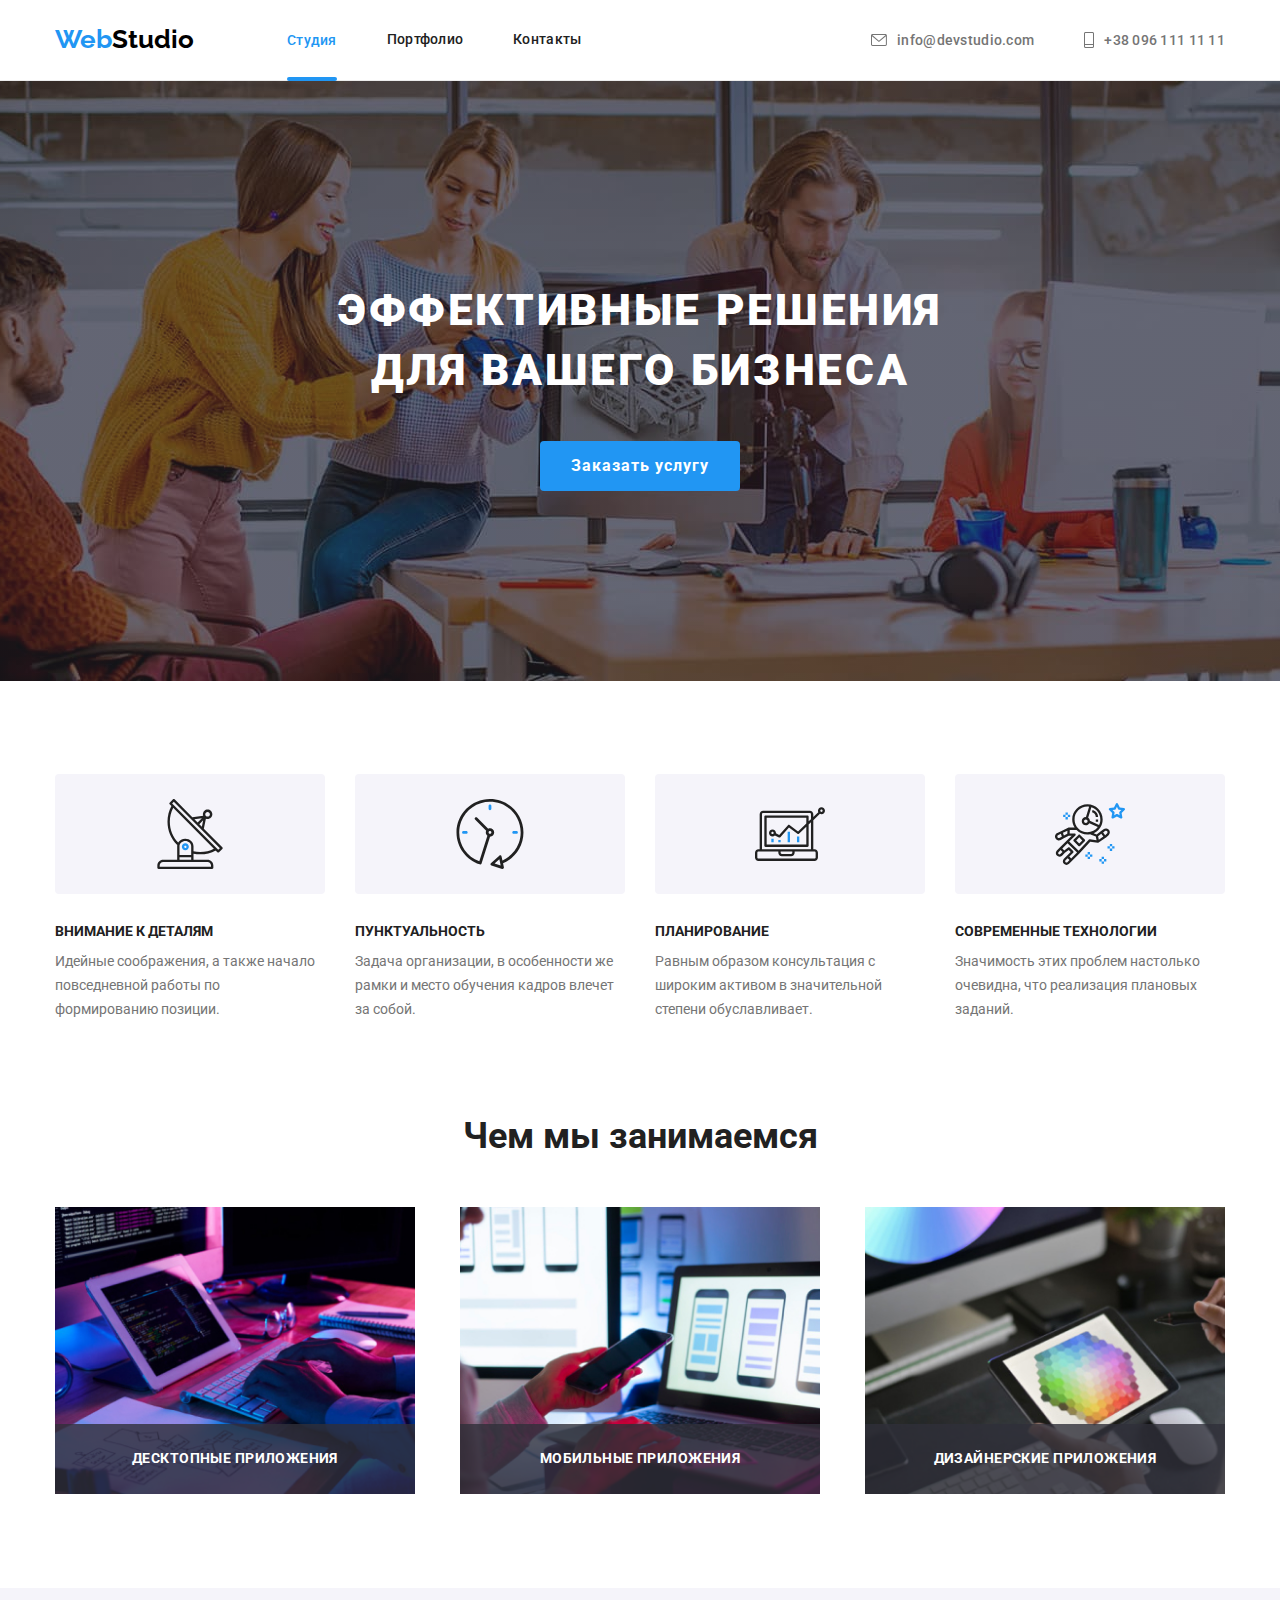
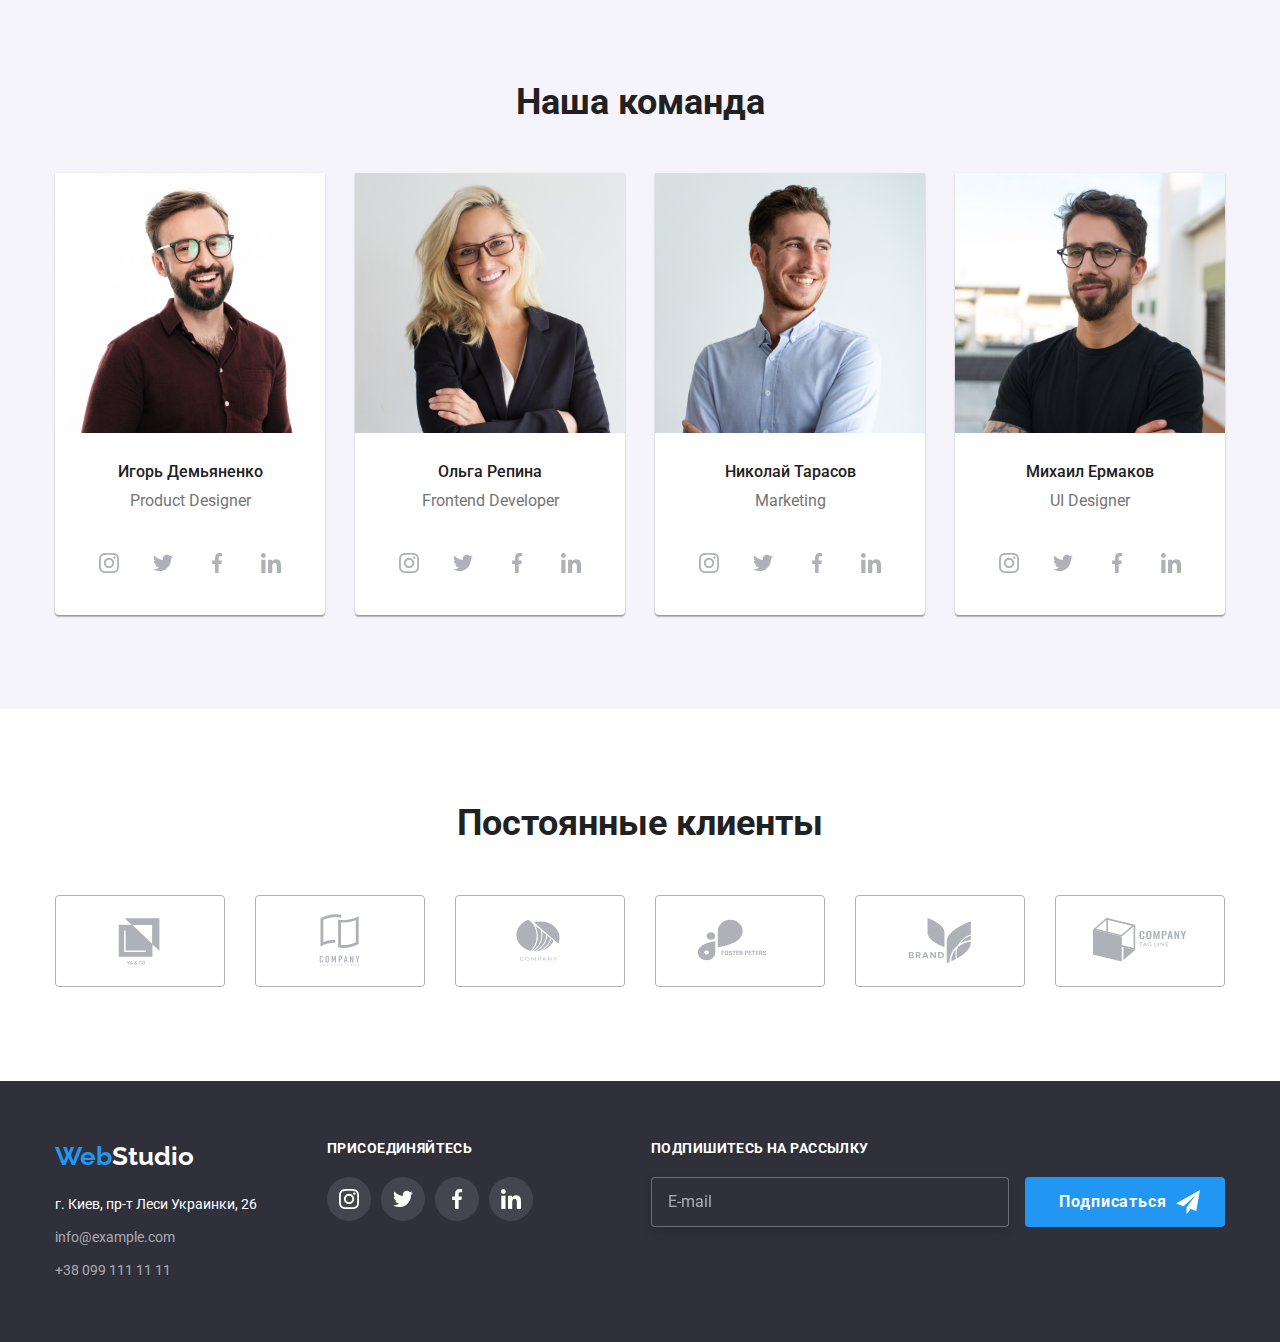
<file: index.html>
<!DOCTYPE html>
<html lang="ru">
<head>
    <meta charset="UTF-8">
    <meta http-equiv="X-UA-Compatible" content="IE=edge">
    <meta name="viewport" content="width=device-width, initial-scale=1.0">
    <link rel="preconnect" href="https://fonts.googleapis.com">
    <link rel="preconnect" href="https://fonts.gstatic.com" crossorigin>
    <link href="https://fonts.googleapis.com/css2?family=Raleway:wght@700&family=Roboto:wght@400;500;700;900&display=swap" rel="stylesheet">
    <link rel="stylesheet" href="https://cdnjs.cloudflare.com/ajax/libs/modern-normalize/0.6.0/modern-normalize.min.css">
    <link rel="stylesheet" href="./css/style.css">
    <title>goit-markup-hw-01</title>
</head>
<body>
    <header class="header">
        <div class="container header-container">
            <a class="logo link" href="index.html"><span class="logo-left">Web</span>Studio </a>
            <nav class="nav">
                <ul class="nav-list list">
                    <li class="menu-item">
                        <a class="active link" href="./index.html">Студия</a>
                    </li>
                    <li class="menu-item">
                        <a class="nav-link link" href="./portfolio.html">Портфолио</a>
                    </li>
                    <li class="menu-item">
                        <a class="nav-link link" href="#">Контакты</a>
                    </li>
                </ul>
            </nav>
            <ul class="contacts-list contact">
                <li class="contact-tyten">
                    <a class="contact-link link" href="mailto:info@devstudio.com">
                        <svg class="mailphon-icon" width="16" height="12">
                            <use href="./images/svg/sprite.svg#icon-envelope"></use>
                        </svg> 
                        <span> info@devstudio.com</span>
                    </a>
                </li>
                <li>
                    <a class="contact-link phon link" href="tel:+380961111111">
                        <svg class="mailphon-icon" width="10" height="16">
                            <use href="./images/svg/sprite.svg#icon-Vector"></use>
                        </svg>
                        <span> +38 096 111 11 11</span>
                    </a>
                </li>
            </ul>
        </div>
    </header>
    <main>
        <section class="section-main">
                <h1 class="main-title">Эффективные решения <br /> для вашего бизнеса</h1>
                <button  type="button" class="primary-button" data-modal-open>Заказать услугу</button>
        </section>
        <section class="section-container">
            <div class="container">
                <h2 class="visually-hidden">Описание секции</h2>
                <ul class="icon-section-list list">
                    <li class="icon-sectionlist-item">
                        <a href="" class="icon-section-list-link link">
                            <svg class="icon-section-list-icon">
                                <use href="./images/svg/sprite.svg#icon-antenna"></use>
                            </svg>
                        </a>
                    </li>
                    <li class="icon-section-list-item">
                        <a href="" class="icon-section-list-link link">
                            <svg class="icon-section-list-icon">
                                <use href="./images/svg/sprite.svg#icon-clock"></use>
                            </svg>
                        </a>
                    </li>
                    <li class="icon-section-list-item">
                        <a href="" class="icon-section-list-link link">
                            <svg class="icon-section-list-icon">
                                <use href="./images/svg/sprite.svg#icon-diagram"></use>
                            </svg>
                        </a>
                    </li>
                    <li class="icon-section-list-item">
                        <a href="" class="icon-section-list-link link">
                            <svg class="icon-section-list-icon">
                                <use href="./images/svg/sprite.svg#icon-astronaut"></use>
                            </svg>
                        </a>
                    </li>
                </ul>
                <ul class="quality-section list">
                    <li class="quality"> 
                        <h3 class="quality-title">Внимание к деталям</h3> 
                        <p class="quality-content">Идейные соображения, а также начало повседневной работы по формированию позиции.</p> 
                    </li>
                    <li class="quality">
                        <h3 class="quality-title">Пунктуальность</h3> 
                        <p class="quality-content">Задача организации, в особенности же рамки и место обучения кадров влечет за собой.</p> 
                    </li>
                    <li class="quality">
                        <h3 class="quality-title">Планирование</h3>
                        <p class="quality-content">Равным образом консультация с широким активом в значительной степени обуславливает.</p>
                    </li>
                    <li class="quality">
                        <h3 class="quality-title">Современные технологии</h3>
                        <p class="quality-content">Значимость этих проблем настолько очевидна, что реализация плановых заданий.</p>
                    </li>
                </ul>
            </div>
        </section>
        <section class="section-container-class">
            <div class="container section">
                <h2 class="title-secondary">Чем мы занимаемся</h2>
                <ul class="work-list list">
                    <li class="work-list-item">
                      <div class="work-list-img">
                        <img src="./images/img1.jpg" alt="foto 1" width="370">
                        <p class="work-overlay">Десктопные приложения</p>
                      </div>  
                    </li>
                    <li class="work-list-item">
                      <div class="work-list-img">
                        <img src="./images/img2.jpg" alt="foto 2" width="370">
                        <p class="work-overlay">Мобильные приложения</p>
                      </div>  
                    </li>
                    <li class="work-list-item">
                      <div class="work-list-img">
                        <img src="./images/img3.jpg" alt="foto 3" width="370">
                        <p class="work-overlay">Дизайнерские приложения</p>
                      </div>
                    </li>
                </ul>
            </div>
        </section>
        <section class="section-user section">
            <div class="container">
                <h2 class="title-secondary">Наша команда</h2>
                <ul class="list our-team">
                    <li class="list-our-team">
                        <img src="./images/ИгорьДемьяненко.jpg" alt="Игорь Демьяненко" width="270">
                        <p class="team-user-name">Игорь Демьяненко</p>
                        <p class="team-user-position">Product Designer</p> 
                        <ul class="social-list list">
                            <li class="social-list-item">
                              <a href="" class="social-list-link link">
                                <svg class="social-list-icon">
                                  <use href="./images/svg/sprite.svg#icon-instagram"></use>
                                </svg>
                              </a>
                            </li>
                            <li class="social-list-item">
                              <a href="" class="social-list-link link">
                                <svg class="social-list-icon">
                                  <use href="./images/svg/sprite.svg#icon-twitter"></use>
                                </svg>
                              </a>
                            </li>
                            <li class="social-list-item">
                              <a href="" class="social-list-link link">
                                <svg class="social-list-icon">
                                  <use href="./images/svg/sprite.svg#icon-facebook"></use>
                                </svg>
                              </a>
                            </li>
                            <li class="social-list-item">
                              <a href="" class="social-list-link link">
                                <svg class="social-list-icon">
                                  <use href="./images/svg/sprite.svg#icon-linkedin"></use>
                                </svg>
                              </a>
                            </li>
                          </ul> 
                    </li>
                    <li class="list-our-team">
                        <img src="./images/ОльгаРепина.jpg" alt="Ольга Репина"  width="270">
                        <p class="team-user-name">Ольга Репина</p>
                        <p class="team-user-position">Frontend Developer</p>
                        <ul class="social-list list">
                            <li class="social-list-item">
                              <a href="" class="social-list-link link">
                                <svg class="social-list-icon">
                                  <use href="./images/svg/sprite.svg#icon-instagram"></use>
                                </svg>
                              </a>
                            </li>
                            <li class="social-list-item">
                              <a href="" class="social-list-link link">
                                <svg class="social-list-icon">
                                  <use href="./images/svg/sprite.svg#icon-twitter"></use>
                                </svg>
                              </a>
                            </li>
                            <li class="social-list-item">
                              <a href="" class="social-list-link link">
                                <svg class="social-list-icon">
                                  <use href="./images/svg/sprite.svg#icon-facebook"></use>
                                </svg>
                              </a>
                            </li>
                            <li class="social-list-item">
                              <a href="" class="social-list-link link">
                                <svg class="social-list-icon">
                                  <use href="./images/svg/sprite.svg#icon-linkedin"></use>
                                </svg>
                              </a>
                            </li>
                          </ul> 
                    </li>
                    <li class="list-our-team">
                        <img src="./images/НиколайТарасов.jpg" alt="Николай Тарасов" width="270">
                        <p class="team-user-name">Николай Тарасов</p>
                        <p class="team-user-position">Marketing</p>
                        <ul class="social-list list">
                            <li class="social-list-item">
                              <a href="" class="social-list-link link">
                                <svg class="social-list-icon">
                                  <use href="./images/svg/sprite.svg#icon-instagram"></use>
                                </svg>
                              </a>
                            </li>
                            <li class="social-list-item">
                              <a href="" class="social-list-link link">
                                <svg class="social-list-icon">
                                  <use href="./images/svg/sprite.svg#icon-twitter"></use>
                                </svg>
                              </a>
                            </li>
                            <li class="social-list-item">
                              <a href="" class="social-list-link link">
                                <svg class="social-list-icon">
                                  <use href="./images/svg/sprite.svg#icon-facebook"></use>
                                </svg>
                              </a>
                            </li>
                            <li class="social-list-item">
                              <a href="" class="social-list-link link">
                                <svg class="social-list-icon">
                                  <use href="./images/svg/sprite.svg#icon-linkedin"></use>
                                </svg>
                              </a>
                            </li>
                          </ul>
                    </li>
                    <li class="list-our-team">
                        <img src="./images/МихаилЕрмаков.jpg" alt="Михаил Ермаков" width="270">
                        <p class="team-user-name">Михаил Ермаков</p>
                        <p class="team-user-position">UI Designer</p>
                        <ul class="social-list list">
                            <li class="social-list-item">
                              <a href="" class="social-list-link link">
                                <svg class="social-list-icon">
                                  <use href="./images/svg/sprite.svg#icon-instagram"></use>
                                </svg>
                              </a>
                            </li>
                            <li class="social-list-item">
                              <a href="" class="social-list-link link">
                                <svg class="social-list-icon">
                                  <use href="./images/svg/sprite.svg#icon-twitter"></use>
                                </svg>
                              </a>
                            </li>
                            <li class="social-list-item">
                              <a href="" class="social-list-link link">
                                <svg class="social-list-icon">
                                  <use href="./images/svg/sprite.svg#icon-facebook"></use>
                                </svg>
                              </a>
                            </li>
                            <li class="social-list-item">
                              <a href="" class="social-list-link link">
                                <svg class="social-list-icon">
                                  <use href="./images/svg/sprite.svg#icon-linkedin"></use>
                                </svg>
                              </a>
                            </li>
                          </ul>
                    </li>
                </ul>
            </div>
        </section>
        <section class="clients-section">
            <div class="clients-section-secondary">
              <h2 class="clients-title">Постоянные клиенты</h2>
              <ul class="clients-list list">
                <li class="clients-list-item">
                    <a href="" class="clients-list-link link">
                        <svg class="clients-list-icon">
                            <use href="./images/svg/sprite.svg#icon-group-1"></use>
                        </svg>
                  </a>
                </li>
                <li class="clients-list-item">
                    <a href="" class="clients-list-link link">
                        <svg class="clients-list-icon">
                            <use href="./images/svg/sprite.svg#icon-group-2"></use>
                        </svg>
                  </a>
                </li>
                <li class="clients-list-item">
                    <a href="" class="clients-list-link link">
                        <svg class="clients-list-icon">
                            <use href="./images/svg/sprite.svg#icon-group-3"></use>
                        </svg>
                    </a>
                </li>
                <li class="clients-list-item">
                    <a href="" class="clients-list-link link">
                        <svg class="clients-list-icon">
                            <use href="./images/svg/sprite.svg#icon-group-4"></use>
                        </svg>
                    </a>
                </li>
                <li class="clients-list-item">
                    <a href="" class="clients-list-link link">
                        <svg class="clients-list-icon">
                            <use href="./images/svg/sprite.svg#icon-group-5"></use>
                        </svg>
                    </a>
                </li>
                <li class="clients-list-item">
                    <a href="" class="clients-list-link link">
                        <svg class="clients-list-icon">
                            <use href="./images/svg/sprite.svg#icon-group-6"></use>
                        </svg>
                    </a>
                </li>
              </ul>
            </div>
          </section>
    </main>
    <footer class="footer">
        <div class="container footer-container">
            <div class="footer-address-container">
                <a class="footer-logo bottom link" href="#"><span class="logo-left">Web</span>Studio </a>
                <address class="address">
                    <ul class="bottom-address">
                        <li class="address-item">
                            <a class="title-address link info-link" href="#"> г. Киев, пр-т Леси Украинки, 26</a>
                        </li>
                        <li class="address-item">
                            <a class="bottom-link link info-link" href="mailto:info@example.com">info@example.com</a>
                        </li>
                        <li class="address-item">
                            <a class="bottom-link link info-link" href="tel:+380991111111">+38 099 111 11 11</a>
                        </li>
                    </ul>
                </address>
            </div>
            <div class="footer-social">
                <h2 class="footer-social-title">Присоединяйтесь</h2>
                <ul class="footer-social-list list">
                <li class="footer-social-list-item">
                    <a href="" class="footer-social-list-link link">
                    <svg class="footer-social-list-icon">
                        <use href="./images/svg/sprite.svg#icon-instagram"></use>
                    </svg>
                    </a>
                </li>
                <li class="footer-social-list-item">
                    <a href="" class="footer-social-list-link link">
                    <svg class="footer-social-list-icon">
                        <use href="./images/svg/sprite.svg#icon-twitter"></use>
                    </svg>
                    </a>
                </li>
                <li class="footer-social-list-item">
                    <a href="" class="footer-social-list-link link">
                    <svg class="footer-social-list-icon">
                        <use href="./images/svg/sprite.svg#icon-facebook"></use>
                    </svg>
                    </a>
                </li>
                <li class="footer-social-list-item">
                    <a href="" class="footer-social-list-link link">
                    <svg class="footer-social-list-icon">
                        <use href="./images/svg/sprite.svg#icon-linkedin"></use>
                    </svg>
                    </a>
                </li>
                </ul>
            </div>
            <div class="e-mail-input">
              <h2 class="footer-social-title">Подпишитесь на рассылку</h2>
              <form class="footer-form">
                <input
                    type="email"
                    name="user-mail"
                    class="footer-form-message"
                    placeholder="E-mail"
                    required />
                <button type="submit" class="primary-button footer-b">Подписаться
                  <svg class="icon-send" width="24" height="24">
                    <use href="./images/svg/sprite.svg#icon-icon-send"></use>
                  </svg>
                </button>
              </form>
            </div>
        <div>
    </footer>
    <div class="backdrop is-hidden" data-modal>
      <div class="modal">
        <button type="button" class="modal-close-btn" data-modal-close>
          <svg class="modal-w-close">
            <use href="./images/svg/sprite.svg#icon-close"></use>
          </svg>
        </button>
        <p class="modal-form-head">Оставьте свои данные, мы вам перезвоним</p>
        <form class="modal-form">
          <label class="modal-form-field">
            <p class="modal-items">Имя</p>
            <div class="from-group-absolute">
              <input type="text" name="user-name" class="modal-form-input" minlength="2" />
              <svg class="modal-form-icon">
                <use href="./images/svg/sprite.svg#icon-person-black"></use>
              </svg>
            </div>
          </label>
          <label class="modal-form-field">
            <p class="modal-items">Телефон</p>
            <div class="from-group-absolute">
              <input
                type="tel"
                name="user-phone"
                class="modal-form-input"
                required
                pattern="[0-9]{3}-[0-9]{3}-[0-9]{2}-[0-9]{2}"
                title="097-777-77-77"
              />
              <svg class="modal-form-icon">
                <use href="./images/svg/sprite.svg#icon-phone-black"></use>
              </svg>
            </div>
          </label>
          <label class="modal-form-field">
            <p class="modal-items">Почта</p>
            <div class="from-group-absolute">
              <input type="email" name="user-mail" class="modal-form-input" required />
              <svg class="modal-form-icon">
                <use href="./images/svg/sprite.svg#icon-email-black"></use>
              </svg>
            </div>
          </label>
          <label class="modal-form-field-textarea">
            <p class="modal-items">Комментарий</p>
            <textarea name="user-message" class="modal-form-message" placeholder="Введите текст"></textarea>
          </label>
          <label for="checkbox-policy" class="modal-form-checkbox-policy">
            <input class="modal-form-checkbox" 
            type="checkbox"
            name="contract"  
            id="checkbox-policy"/>
            <span class="icon-chek"></span>
            Соглашаюсь с рассылкой и принимаю
            <a class="modal-form-policy-link" href="">Условия договора</a>
          </label>
          <button type="submit" class="primary-button modal-b">Отправить</button>
        </form>        
      </div>
    </div>
    <script>
      const refs = {
        openModalBtn: document.querySelector('[data-modal-open]'),
        closeModalBtn: document.querySelector('[data-modal-close]'),
        modal: document.querySelector('[data-modal]'),
      };
    
      refs.openModalBtn.addEventListener('click', toggleModal);
      refs.closeModalBtn.addEventListener('click', toggleModal);
    
      function toggleModal() {
        refs.modal.classList.toggle('is-hidden');
      }
    </script>
</body>
</html>
</file>
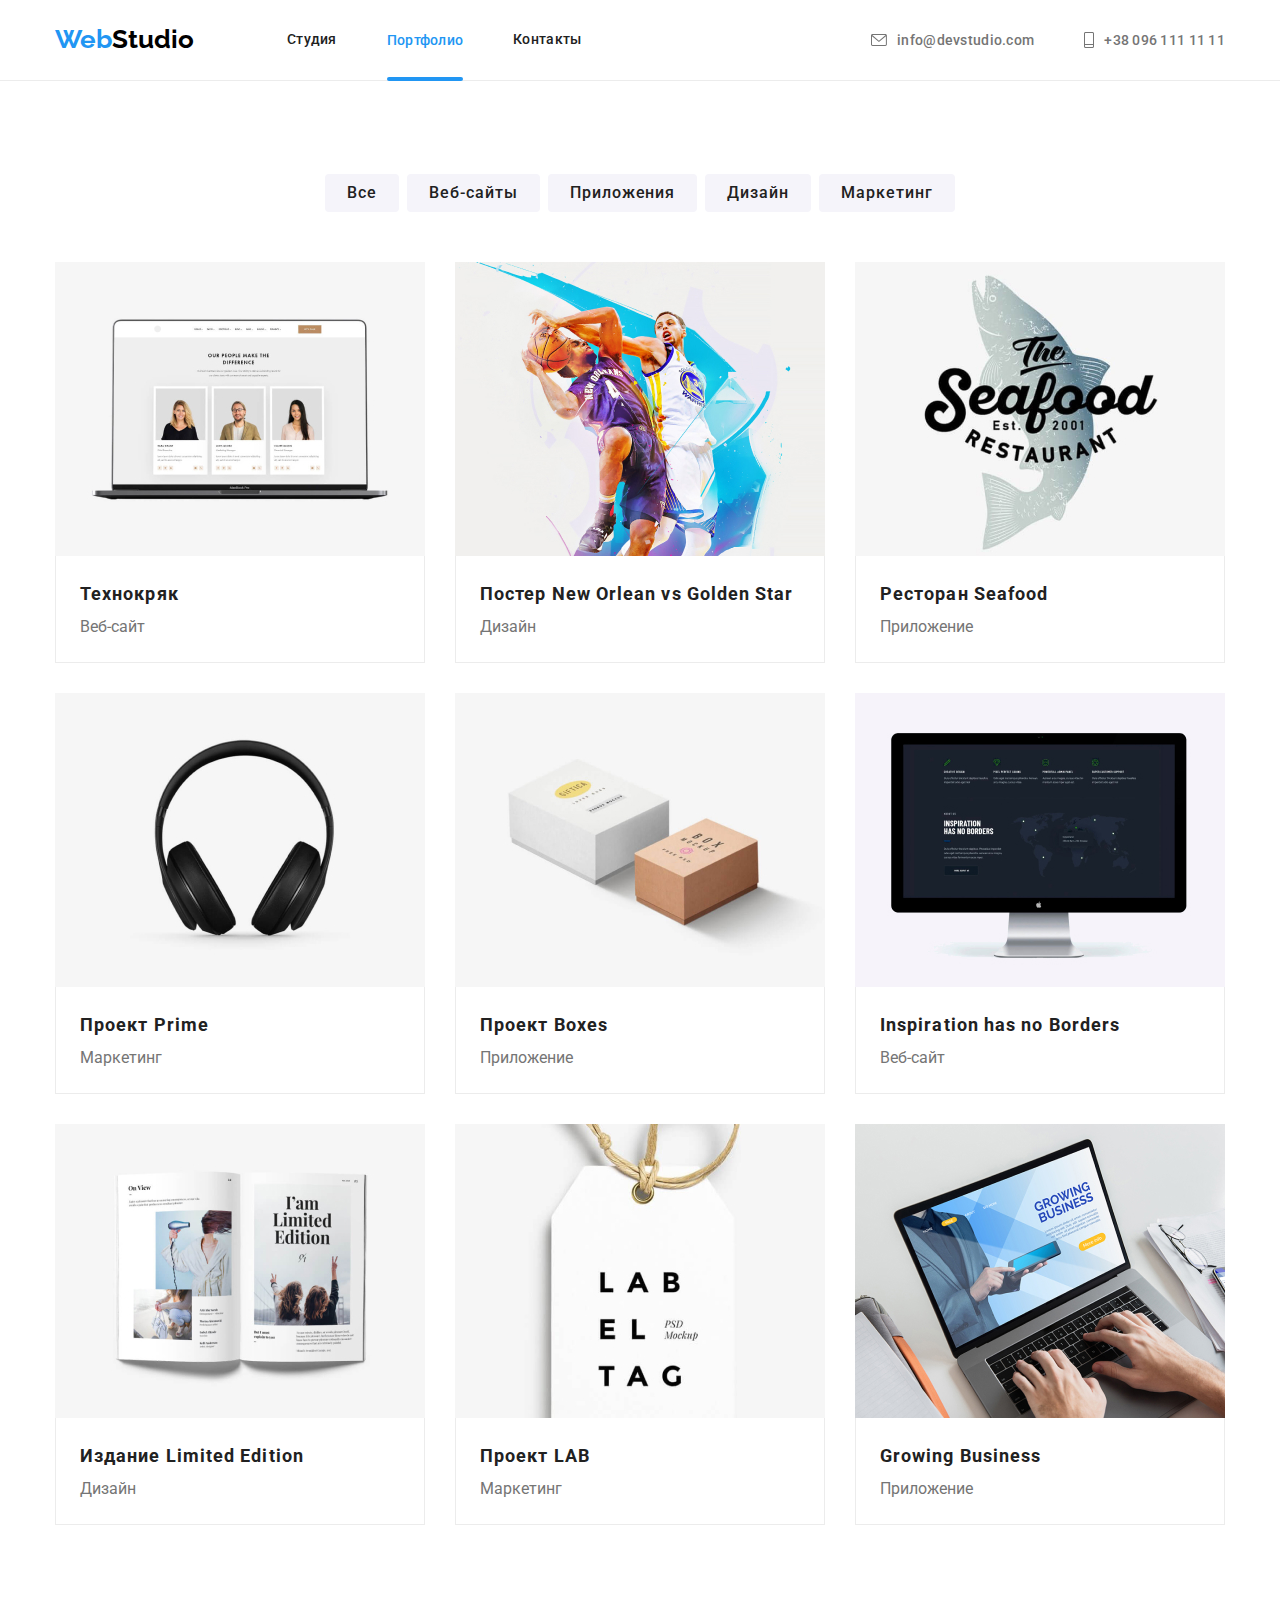
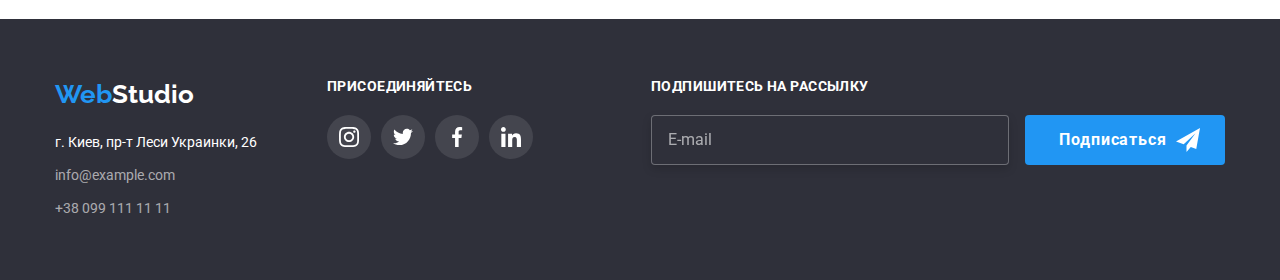
<file: portfolio.html>
<!DOCTYPE html>
<html lang="en">
<head>
    <meta charset="UTF-8">
    <meta http-equiv="X-UA-Compatible" content="IE=edge">
    <meta name="viewport" content="width=device-width, initial-scale=1.0">
    <link rel="preconnect" href="https://fonts.googleapis.com">
    <link rel="preconnect" href="https://fonts.gstatic.com" crossorigin>
    <link href="https://fonts.googleapis.com/css2?family=Raleway:wght@700&family=Roboto:wght@400;500;700;900&display=swap" rel="stylesheet">
    <link rel="stylesheet" href="https://cdnjs.cloudflare.com/ajax/libs/modern-normalize/0.6.0/modern-normalize.min.css">
    <link rel="stylesheet" href="./css/style.css">
    <title>Portfolio</title>
</head>
<body>
    <header class="header">
        <div class="container header-container">
            <a class="logo link" href="index.html"><span class="logo-left">Web</span>Studio </a>
            <nav class="nav">
                <ul class="nav-list list">
                    <li class="menu-item">
                        <a class="nav-link link" href="./index.html">Студия</a>
                    </li>
                    <li class="menu-item">
                        <a class="active link" href="./portfolio.html">Портфолио</a>
                    </li>
                    <li class="menu-item">
                        <a class="nav-link link" href="#">Контакты</a>
                    </li>
                </ul>
            </nav>
            <ul class="contacts-list contact">
                <li class="contact-tyten">
                    <a class="contact-link link" href="mailto:info@devstudio.com">
                        <svg class="mailphon-icon" width="16" height="12">
                            <use href="./images/svg/sprite.svg#icon-envelope"></use>
                        </svg> 
                        <span> info@devstudio.com</span>
                    </a>
                </li>
                <li>
                    <a class="contact-link phon link" href="tel:+380961111111">
                        <svg class="mailphon-icon" width="10" height="16">
                            <use href="./images/svg/sprite.svg#icon-Vector"></use>
                        </svg>
                        <span> +38 096 111 11 11</span>
                    </a>
                </li>
            </ul>
        </div>
    </header>
    <main>
        <section class="section-buttons section">
            <div class="container list-border-bottom indent">
                <h1 class="visually-hidden">Портфолио</h1>
                <ul class="navigation-buttons list">
                    <li class="button-list"> 
                        <button class="secondary-button" type="button">Все</button>
                    </li>
                    <li class="button-list"> 
                        <button class="secondary-button" type="button">Веб-сайты</button>
                    </li>
                    <li class="button-list"> 
                        <button class="secondary-button" type="button">Приложения</button>
                    </li>
                    <li class="button-list"> 
                        <button class="secondary-button" type="button">Дизайн</button>
                    </li>
                    <li class="button-list"> 
                        <button class="secondary-button" type="button">Маркетинг</button>
                    </li>
                </ul>
                <ul class="portfolio-list">
                    <li class="portfolio-list-aytom">
                        <a class="portfolio-link link" href="#">
                            <div class="overlay-box">
                                <img src="./images/img.jpg" alt="Технокряк" width="370">
                                <div>
                                    <p class="overlay">Технокряк это современная площадка распространения коронавируса. Компании
                                        используют эту платформу для цифрового шпионажа и атак на защищённые сервера
                                        конкурентов.
                                    </p>
                                </div>    
                            </div>
                            <div class="card-content">
                                <p class="title-portfolio" >Технокряк</p>
                                <span class="context-portfolio">Веб-сайт</span>
                            </div>
                        </a>
                    </li>
                    <li class="portfolio-list-aytom">
                        <a class="portfolio-link link" href="#">
                            <div class="overlay-box">
                                <img src="./images/img(1).jpg" alt="Постер New Orlean vs Golden Star" width="370">
                                <div>
                                    <p class="overlay">Технокряк это современная площадка распространения коронавируса. Компании
                                        используют эту платформу для цифрового шпионажа и атак на защищённые сервера
                                        конкурентов.
                                    </p>
                                </div>
                            </div>
                            <div class="card-content">
                                <p class="title-portfolio" >Постер New Orlean vs Golden Star</p>
                                <span class="context-portfolio">Дизайн</span>
                            </div>
                        </a>
                    </li>
                    <li class="portfolio-list-aytom">
                        <a class="portfolio-link link" href="#">
                            <div class="overlay-box">
                                <img src="./images/img(2).jpg" alt="Ресторан Seafood" width="370">
                                <div>
                                    <p class="overlay">Технокряк это современная площадка распространения коронавируса. Компании
                                        используют эту платформу для цифрового шпионажа и атак на защищённые сервера
                                        конкурентов.
                                    </p>
                                </div>    
                             </div>                
                            <div class="card-content">
                                <p class="title-portfolio" >Ресторан Seafood</p>
                                <span class="context-portfolio">Приложение</span>
                            </div>
                        </a>
                    </li>
                    <li class="portfolio-list-aytom">
                        <a class="portfolio-link link" href="#">
                            <div class="overlay-box">
                                <img src="./images/img(3).jpg" alt="Проект Prime" width="370">
                                <div>
                                    <p class="overlay">Технокряк это современная площадка распространения коронавируса. Компании
                                        используют эту платформу для цифрового шпионажа и атак на защищённые сервера
                                        конкурентов.
                                    </p> 
                                </div>    
                            </div>            
                            <div class="card-content">
                                <p class="title-portfolio" >Проект Prime</p>
                                <span class="context-portfolio">Маркетинг</span>
                            </div>
                        </a>
                    </li>
                    <li class="portfolio-list-aytom">
                        <a class="portfolio-link link" href="#">
                            <div class="overlay-box">
                                <img src="./images/img(4).jpg" alt="Проект Boxes" width="370">
                                <div>
                                    <p class="overlay">Технокряк это современная площадка распространения коронавируса. Компании
                                        используют эту платформу для цифрового шпионажа и атак на защищённые сервера
                                        конкурентов.
                                    </p>
                                </div>    
                            </div>                 
                            <div class="card-content">
                                <p class="title-portfolio" >Проект Boxes</p>
                                <span class="context-portfolio">Приложение</span>
                            </div>
                        </a>
                    </li>
                    <li class="portfolio-list-aytom">
                        <a class="portfolio-link link" href="#">
                            <div class="overlay-box">
                                <img src="./images/img(5).jpg" alt="Inspiration has no Borders" width="370">
                                <div>
                                    <p class="overlay">Технокряк это современная площадка распространения коронавируса. Компании
                                        используют эту платформу для цифрового шпионажа и атак на защищённые сервера
                                        конкурентов.
                                    </p>
                                </div>    
                            </div>   
                            <div class="card-content">
                                <p class="title-portfolio" >Inspiration has no Borders</p>
                                <span class="context-portfolio">Веб-сайт</span>
                            </div>
                        </a>
                    </li>
                    <li class="portfolio-list-aytom">
                        <a class="portfolio-link link" href="#">
                            <div class="overlay-box">
                                <img src="./images/img(6).jpg" alt="Издание Limited Edition" width="370">
                                <div>
                                    <p class="overlay">Технокряк это современная площадка распространения коронавируса. Компании
                                        используют эту платформу для цифрового шпионажа и атак на защищённые сервера
                                        конкурентов.
                                    </p>
                                </div>    
                            </div>    
                            <div class="card-content">
                                <p class="title-portfolio" >Издание Limited Edition</p>
                                <span class="context-portfolio">Дизайн</span>
                            </div>
                        </a>
                    </li>
                    <li class="portfolio-list-aytom">
                        <a class="portfolio-link link" href="#">
                            <div class="overlay-box">
                                <img src="./images/img(7).jpg" alt="Проект LAB" width="370">
                                <div>
                                    <p class="overlay">Технокряк это современная площадка распространения коронавируса. Компании
                                        используют эту платформу для цифрового шпионажа и атак на защищённые сервера
                                        конкурентов.
                                    </p>
                                </div>    
                            </div>    
                            <div class="card-content">
                                <p class="title-portfolio" >Проект LAB</p>
                                <span class="context-portfolio">Маркетинг</span>
                            </div>
                        </a>
                    </li>
                    <li class="portfolio-list-aytom">
                        <a class="portfolio-link link" href="#">
                            <div class="overlay-box">
                                <img src="./images/img(8).jpg" alt="Growing Business" width="370">
                                <div>
                                    <p class="overlay">Технокряк это современная площадка распространения коронавируса. Компании
                                        используют эту платформу для цифрового шпионажа и атак на защищённые сервера
                                        конкурентов.
                                    </p>
                                </div>    
                            </div>    
                            <div class="card-content">
                                <p class="title-portfolio" >Growing Business</p>
                                <span class="context-portfolio">Приложение</span>
                            </div>
                        </a>
                    </li>
                </ul>
            </div>
        </section>
    </main>
    <footer class="footer">
        <div class="container footer-container">
            <div class="footer-address-container">
                <a class="footer-logo bottom link" href="#"><span class="logo-left">Web</span>Studio </a>
                <address class="address">
                    <ul class="bottom-address">
                        <li class="address-item">
                            <a class="title-address link info-link" href="#"> г. Киев, пр-т Леси Украинки, 26</a>
                        </li>
                        <li class="address-item">
                            <a class="bottom-link link info-link" href="mailto:info@example.com">info@example.com</a>
                        </li>
                        <li class="address-item">
                            <a class="bottom-link link info-link" href="tel:+380991111111">+38 099 111 11 11</a>
                        </li>
                    </ul>
                </address>
            </div>
            <div class="footer-social">
                <h2 class="footer-social-title">Присоединяйтесь</h2>
                <ul class="footer-social-list list">
                <li class="footer-social-list-item">
                    <a href="" class="footer-social-list-link link">
                    <svg class="footer-social-list-icon">
                        <use href="./images/svg/sprite.svg#icon-instagram"></use>
                    </svg>
                    </a>
                </li>
                <li class="footer-social-list-item">
                    <a href="" class="footer-social-list-link link">
                    <svg class="footer-social-list-icon">
                        <use href="./images/svg/sprite.svg#icon-twitter"></use>
                    </svg>
                    </a>
                </li>
                <li class="footer-social-list-item">
                    <a href="" class="footer-social-list-link link">
                    <svg class="footer-social-list-icon">
                        <use href="./images/svg/sprite.svg#icon-facebook"></use>
                    </svg>
                    </a>
                </li>
                <li class="footer-social-list-item">
                    <a href="" class="footer-social-list-link link">
                    <svg class="footer-social-list-icon">
                        <use href="./images/svg/sprite.svg#icon-linkedin"></use>
                    </svg>
                    </a>
                </li>
                </ul>
            </div>
            <div class="e-mail-input">
                <h2 class="footer-social-title">Подпишитесь на рассылку</h2>
                <form class="footer-form">
                  <input
                      type="email"
                      name="user-mail"
                      class="footer-form-message"
                      placeholder="E-mail"
                      required />
                  <button type="submit" class="primary-button footer-b">Подписаться
                    <svg class="icon-send" width="24" height="24">
                      <use href="./images/svg/sprite.svg#icon-icon-send"></use>
                    </svg>
                  </button>
                </form>
              </div>
        <div>
    </footer>
    
</body>
</html>
</file>
<file: css/style.css>
:root {
    --primary-text-color:#757575; 
    --title-text-color:#212121;
    --accent-color:#2196F3;
    --logo-color:#000000;
    --background-color:#E5E5E5;
    --secondary-color:#FFFFFF;
    --secondary-background-color:#F5F4FA;
    --transparen-color:rgba(255, 255, 255, 0.6);
    --fill-color:#2F303A;
    --button-hover-focus: #188ce8;
    --one-time-color: #ececec;
    --icon-fill: #afb1b8;
    --cubic-bezier: cubic-bezier(0.4, 0, 0.2, 1);
    --transition-start-time: 250ms;
}
/*послядние изменения*/
body {
    font-family: 'Roboto', 'Arial', sans-serif;
    
    color:var(--primary-text-color);
    line-height: 0.03em;
}
h1,
h2,
h3,
h4,
h5,
h6,
p {
    margin: 0;
}
img {
    display: block;
    width: 100%;
    height: auto;
}
.link {
    text-decoration: none;
}
ul {
    margin: 0;
    padding: 0;
    list-style: none;
}
.section {
    padding: 94px 0;
}
.container {
    width: 1200px;
    padding: 0 15px;
    margin: 0 auto;
}
/*Шапка*/
.header {
    border-bottom: 1px solid var( --one-time-color);
}
.header-container {
    display: flex;
    align-items: center;
    justify-content: space-between;
}
.nav {
    margin-left: 93px;
}
.mailphon-icon {
    display: block;
    margin-right: 10px;
}
.contact {
    display: flex;
    align-items: center;
}
.contact-link {
    padding: 0;
    border: none;
    display: flex;
    align-items: center;
    transition: color var(--transition-start-time) var(--cubic-bezier),
                fill var(--transition-start-time) var(--cubic-bezier);
}
.icon-section-list-icon {
    width: 70px;
    height: 70px;
    fill: var(--icon-fill);
}
.icon-section-list {
    display: flex;
    flex-wrap: wrap;
    justify-content: space-between;
    margin-bottom: 30px;
}
.icon-section-list-link {
    display: flex;
    justify-content: center;
    align-items: center;
    width: 270px;
    height: 120px;
    background-color: var(--secondary-background-color);
    box-sizing: border-box;
    border-radius: 4px;
}
.nav,
.contacts-list,
.nav-list {
    display: flex;
    align-items: center;
}

.contacts-list {
    margin-left: auto;
}
.menu-item:not(:last-child) {
    margin-right: 50px;
}
.header-container .logo,
.footer-logo {
    color: var(--logo-color);
    font-family: 'Raleway' , sans-serif;
    font-weight: 700;
    font-size: 26px;
    line-height: 1.2;
}
.logo-left {
    color: var(--accent-color);
}
.contact-tyten {
    margin-right: 50px;
}
.active.active::after {
    opacity: 1;
}
.active.active:hover,
.active.active:focus {
    color: var(--accent-color);
}
.active::after {
    content: '';
    position: absolute;
    bottom: -1px;
    display: block;
    width: 100%;
    height: 4px;
    background: #2196f3;
    border-radius: 2px;
    opacity: 0;
}
.active {
    color: var(--accent-color);
    font-weight: 500;
    font-size: 14px;
    line-height: 16px;
    letter-spacing: 0.02em;
    position: relative;
    padding: 32px 0;

}
.nav-link {
    color: var(--title-text-color);
    font-weight: 500;
    font-size: 14px;
    line-height: 1.14;
    letter-spacing: 0.02em;
    display: block;
    padding: 32px 0;
    transition: color var(--transition-start-time) var(--cubic-bezier);
}
.nav-list .nav-link:hover,
.nav-list .nav-link:focus {
    color: var(--accent-color);
}
/*основнвя секция*/

.section-main {
    background-color: var(--fill-color);
    text-align: center;
    padding: 200px 0;
    max-width: 1600px;
    height: 600px;
    background-image: linear-gradient(
        rgba(47, 48, 58, 0.4),
        rgba(47, 48, 58, 0.4)
     ),                     
    url(..//images/BgSt.jpg);
    background-position: center;
    background-size: auto;
    margin: 0 auto;
}
.main-title {
    color: var(--secondary-color);
    font-weight: 900;
    font-size: 44px;
    line-height: 1.36;
    letter-spacing: 0.06em;
    text-transform: uppercase;
    margin-bottom: 40px;
}
.primary-button {
    border-radius: 4px;
    border: 0;
    width: 200px;
    height: 50px;
    background-color: var(--accent-color);
    color: var(--secondary-color);
    font-family: inherit;
    font-weight: 700;
    font-size: 16px;
    line-height: 1.87;
    letter-spacing: 0.06em;
    cursor: pointer;
    transition: background-color var(--transition-start-time) var(--cubic-bezier);
}
.primary-button:hover,
.primary-button:focus {
    background-color: var(--button-hover-focus);   
}
                                                 /*секция основные качества*/

.visually-hidden:not(:focus):not(:active) {
    width: 1px;
    height: 1px;
    margin: -1px;
    border: 0;
    padding: 0;
    white-space: nowrap;
    clip-path: inset(100%);
    clip: rect(0 0 0 0);
    overflow: hidden;
}
.section-container {
    padding: 94px 0;
}
.quality-section {
    display: flex;
    justify-content: space-between;
}
.quality {
    width: 270px;
}
.quality-title {
    color: var(--title-text-color);
    font-weight: 700;
    font-size: 14px;
    line-height: 1.14;
    text-transform: uppercase;
    margin-bottom: 10px;
}
.quality-content {
     color: var(--primary-text-color);
     font-weight: 400;
     font-size: 14px;
     line-height: 1.71;
}
                                             /*секция чем мы занимаемся*/
.work-list {
    display: flex;
    flex-wrap: wrap;
    justify-content: space-between; 
}
.section-container-class {
    padding-bottom: 94px;
}
.work-list-item {
    flex-basis: calc((100% - 90px) / 3);
}

.title-secondary,
.clients-title {
    color: var(--title-text-color);
    font-weight: 700;
    font-size: 36px;
    line-height: 1.16;
    text-align: center;
    margin-bottom: 50px;
}
.work-overlay {
    position: absolute;
    bottom: 0;
    width: 100%;
    height: 70px;
    display: flex;
    justify-content: center;
    align-items: center;
    background: rgba(47, 48, 58, 0.8);
    font-weight: 700;
    font-size: 14px;
    line-height: 1.14;
    text-align: center;
    letter-spacing: 0.03em;
    text-transform: uppercase;
    color: var(--secondary-color);
}
.work-list-img {
    position: relative;
}
  
                                                     /*наша команда*/

.section-user {
    background-color: var(--secondary-background-color);
}

.team-user-name {
    color: var(--title-text-color);
    font-weight: 500;
    font-size: 16px;
    line-height: 1.18;
    text-align: center;
    margin: 30px 0 10px;
}
.list-our-team {
    box-shadow: 0px 1px 3px rgba(0, 0, 0, 0.12), 0px 1px 1px rgba(0, 0, 0, 0.14),
    0px 2px 1px rgba(0, 0, 0, 0.2);
    border-radius: 0px 0px 4px 4px;
    width: 270px;
    background-color: var(--secondary-color);
}
.our-team {
    display: flex;
    justify-content: space-between;
}
.section-user .team-user-position {
    font-size: 16px;
    line-height: 1.18;
    text-align: center;
    color: var(--primary-text-color);
    font-weight: 400;
}
.our-team .team-user-position {
    margin-bottom: 30px;
}
.social-list-icon {
    width: 20px;
    height: 20px;
    fill: var(--icon-fill);
    transition: fill var(--transition-start-time) var(--cubic-bezier);
}
.social-list {
    display: flex;
    padding: 0 32px 30px 32px;
    justify-content: space-between;
}
.social-list-link {
    display: flex;
    justify-content: center;
    align-items: center;
    width: 44px;
    height: 44px;
    background-color: var(--secondary-color);
    border-radius: 50%;
    transition: background-color var(--transition-start-time) var(--cubic-bezier);
}
.social-list-link:hover,
.social-list-link:focus {
    background-color: var(--accent-color);
}
.social-list-link:hover .social-list-icon,
.social-list-link:focus .social-list-icon {
    fill: var(--secondary-color);
}
                            /*постоянные клиенты*/
.clients-list {
    display: flex;
    flex-wrap: wrap;
    justify-content: space-between;
}
.clients-list-link {
    display: flex;
    justify-content: center;
    align-items: center;
    width: 170px;
    height: 92px;
    border: 1px solid var(--icon-fill);
    box-sizing: border-box;
    border-radius: 4px;
    transition: border-color var(--transition-start-time) var(--cubic-bezier);
}
.clients-list-link:hover,
.clients-list-link:focus {
    border-color: var(--accent-color);
}
.clients-list-link:hover .clients-list-icon,
.clients-list-link:focus .clients-list-icon {
    fill: var(--accent-color);
}
.clients-list-icon {
    width: 106px;
    height: 60px;
    fill: var(--icon-fill);
    transition: fill var(--transition-start-time) var(--cubic-bezier);
}

.clients-section-secondary {
      padding: 94px 15px;
      width: 1200px;
      margin: 0 auto;
}

                                              /*нижний колонтитул*/

.footer {
  background-color: var(--fill-color);
  padding: 60px 0;
  display: flex;
}
.footer-container {
    display: flex;
}
.footer-address-container {
    margin-right: 70px;
}
.title-address,
.footer-logo { 
    color: var(--secondary-color);
}
.footer-logo {
    font-family: "Raleway", sans-serif;
    font-weight: 700;
    font-size: 26px;
    line-height: 1.2;
    margin-bottom: 20px;
    display: inline-block;
}
.address-item:not(:last-child) {
    margin-bottom: 9px;
}
.address-item {
    font-style: normal;
}
.bottom-link {
    color: var(--transparen-color);
}
.bottom-address {
    font-style:normal;
}
.footer-social-title {
    font-family: "Roboto";
    font-weight: 700;
    font-size: 14px;
    line-height: 1.14;
    letter-spacing: 0.03em;
    text-transform: uppercase;
    color: var(--secondary-color);
    margin-bottom: 20px;
}
.footer-form-message {
    width: 358px;
    padding: 15px 16px;
    background-color: #2F303A;
    border: 1px solid rgba(255, 255, 255, 0.3);
    box-sizing: border-box;
    filter: drop-shadow(0px 4px 4px rgba(0, 0, 0, 0.15));
    border-radius: 4px;
    color: var(--secondary-color);
    margin-right: 12px;
}
.footer-form-message::placeholder {
    font-size: 16px;
    line-height: 1.25;
    align-items: center;
    color: rgba(255, 255, 255, 0.6);
}
.footer-b {
  align-self: center;
  position: relative;
  padding-right: 30px;

}
.footer-form-btn:hover,
.footer-form-btn:focus {
  background-color: #188ce8;
  box-shadow: 0px 4px 4px rgba(0, 0, 0, 0.15);
}
.e-mail-input {
    margin-left: auto;
}
.icon-send {
    position: absolute;
    top: 50%;
    right: 25px;
    transform: translateY(-50%);
}


                    /*шапка*/
.info-link:hover,
.info-link:focus {
    color: var(--accent-color);
}
.info-link{
    font-weight: 400;
    font-size: 14px;
    line-height: 24px;
    transition: color var(--transition-start-time) var(--cubic-bezier);
}
.contacts-list .link {
    color: var(--primary-text-color);
    font-weight: 500;
    font-size: 14px;
    line-height: 16px;
    letter-spacing: 0.02em;
    fill: var(--primary-text-color);
    display: flex;
    align-items: center;
}
.contact-link:hover,
.contact-link:focus {
    color: var(--accent-color);
    fill: var(--accent-color);
}
.footer-social-title {
    font-weight: 700;
    font-size: 14px;
    line-height: 1.14;
    letter-spacing: 0.03em;
    text-transform: uppercase;
    color: var(--secondary-color);
    margin-bottom: 20px;
}
.footer-social-list-icon {
    width: 20px;
    height: 20px;
    fill: var(--secondary-color);
    transition: fill var(--transition-start-time) var(--cubic-bezier);
}
.footer-social-list {
    display: flex;
}
.footer-social-list-item:not(:last-child) {
    margin-right: 10px;
}
.footer-social-list-link {
    display: flex;
    justify-content: center;
    align-items: center;
    width: 44px;
    height: 44px;
    background-color: rgba(255, 255, 255, 0.1);
    border-radius: 50%;
    transition: background-color var(--transition-start-time) var(--cubic-bezier);
}
.footer-social-list-link:hover,
.footer-social-list-link:focus {
    background-color: var(--accent-color);
}
.footer-social-list-link:hover .footer-social-list-icon,
.footer-social-list-link:focus .footer-social-list-icon {
    fill: var(--secondary-color);
}

                                    /*потфолио*/

                                    /*ссылки*/
.navigation-buttons {
    display: flex;
    margin-bottom: 50px;
    justify-content: center;
}
.button-list:not(:last-child) {
    margin-right: 8px;
}
.secondary-button {
    background-color: var(--secondary-background-color);
    color: var(--title-text-color);
    font-family: inherit;
    font-weight: 500;
    font-size: 16px;
    line-height: 26px;
    text-align: center;
    cursor: pointer;
    border-radius: 4px;
    padding: 6px 22px;
    border: 0;
    letter-spacing: 0.06em;
    transition: background-color var(--transition-start-time) var(--cubic-bezier),
                color var(--transition-start-time) var(--cubic-bezier),
                box-shadow var(--transition-start-time) var(--cubic-bezier);
}
.secondary-button:hover,
.secondary-button:focus {
    color: var(--secondary-color);
    background-color: var(--accent-color);
    box-shadow: 0px 3px 1px rgba(0, 0, 0, 0.1), 0px 1px 2px rgba(0, 0, 0, 0.08), 0px 2px 2px rgba(0, 0, 0, 0.12);
}
                                        /*Портфолио*/
.portfolio-list {
    display: flex;
    flex-wrap: wrap;
}
.portfolio-list-aytom {
    background: var(--secondary-color);
}

.portfolio-list-aytom:not(:nth-child(-n+3)) {
    margin-top: 30px;
}
.portfolio-list-aytom:not(:nth-child(3n)) {
    margin-right: 30px;
}
.card-content {
    border: 1px solid var(--one-time-color);
    border-top: none;
    padding: 20px 24px;
}
.title-portfolio {
    color:  var(--title-text-color);
    font-weight: 700;
    font-size: 18px;
    line-height: 36px;
    letter-spacing: 0.06em;
}
.context-portfolio {
    color: var(--primary-text-color);
    font-weight: 400;
    font-size: 16px;
    line-height: 1.87;
}
.portfolio-link {
    display: block;
    transition: box-shadow var(--transition-start-time) var(--cubic-bezier);
}
.portfolio-link:hover {
    box-shadow: 0px 3px 1px rgba(0, 0, 0, 0.1), 0px 1px 2px rgba(0, 0, 0, 0.08), 0px 2px 2px rgba(0, 0, 0, 0.12);
}
.overlay-box {
    position: relative;
    overflow: hidden;
}
.overlay {
    position: absolute;
    top: 0;
    left: 0;
    width: 100%;
    height: 100%;
    background: rgba(33, 150, 243, 0.9);
    color: var(--secondary-color);
    font-size: 18px;
    line-height: 1.55;
    letter-spacing: 0.03em;
    padding: 63px 20px;
    transform: translateY(100%);
    transition: transform var(--transition-start-time) var(--cubic-bezier),
                 opacity var(--transition-start-time) var(--cubic-bezier);
    opacity: 0;
}
  
.portfolio-link:hover .overlay,
.portfolio-link:focus .overlay {
    transform: translateY(0%);
    opacity: 1;
}
                    /*модельное окно*/
.backdrop {
    position: fixed;
    top: 0;
    left: 0;
    width: 100vw;
    height: 100vh;
    background: rgba(0, 0, 0, 0.2);
    z-index: 100;
    transition: opacity var(--transition-start-time) var(--cubic-bezier);
}
.backdrop.is-hidden {
    opacity: 0;
    visibility: hidden;
    pointer-events: none;
}
.modal {
    position: absolute;
    top: 50%;
    left: 50%;
    transform: translate(-50%, -50%);
    width: 528px;
    height: 581px;
    padding: 40px;
    background-color: #FFFFFF;
    box-shadow: 0px 1px 3px rgba(0, 0, 0, 0.12), 0px 1px 1px rgba(0, 0, 0, 0.14),
      0px 2px 1px rgba(0, 0, 0, 0.2);
    border-radius: 4px;
    transition: background-color var(--transition-start-time) var(--cubic-bezier);
}
.modal-close-btn {
    display: flex;
    justify-content: center;
    align-items: center;
    position: absolute;
    color: rgba(0, 0, 0, 0.08);
    top: 8px;
    right: 8px;
    width: 30px;
    height: 30px;
    background: transparent;
    border: 1px solid rgba(0, 0, 0, 0.1);
    border-radius: 50%;
    cursor: pointer;
    transition: fill var(--transition-start-time) var(--cubic-bezier);
}
.modal-w-close {
    width: 18px;
    height: 18px;
}
.modal-close-btn:hover {
    fill: var(--accent-color);
}
.modal-form {
    display: flex;
    flex-direction: column;
}
.modal-form-head {
    font-weight: 700;
    font-size: 20px;
    line-height: 1.15;
    text-align: center;
    color: var(--title-text-color);
    margin-bottom: 12px;
}
.modal-items {
    font-weight: 400;
    font-size: 12px;
    line-height: 14px;
    color: var(--primary-text-color);
    margin-bottom: 4px;
}
.modal-form-field {
    margin-bottom: 10px;
}
.modal-form-field-textarea {
    margin-bottom: 20px;
}
.from-group-absolute {
    position: relative;
}
.modal-form-icon {
    position: absolute;
    top: 50%;
    left: 15px;
    transform: translateY(-50%);
    width: 18px;
    height: 18px;
    transition: fill var(--transition-start-time) var(--cubic-bezier);
}
.modal-form-input {
    width: 100%;
    height: 40px;
    font-size: 12px;
    line-height: 1.16;
    letter-spacing: 0.01em;
    border: 1px solid rgba(33, 33, 33, 0.2);
    box-sizing: border-box;
    border-radius: 4px;
    padding-left: 42px;
    transition: border-color var(--transition-start-time) var(--cubic-bezier);
}
.modal-form-input:focus {
    border-color: var(--accent-color);
    outline: none;
}
.modal-form-input:focus + .modal-form-icon {
    fill: var(--accent-color);
}
.modal-form-message {
    width: 100%;
    height: 120px;
    font-size: 12px;
    line-height: 1.16;
    letter-spacing: 0.01em;
    border: 1px solid rgba(33, 33, 33, 0.2);
    border-radius: 4px;
    resize: none;
    padding: 12px 16px;
    transition: border-color var(--transition-start-time) var(--cubic-bezier);
}
.modal-form-message::placeholder {
    font-size: 14px;
    line-height: 1.14;
    letter-spacing: 0.01em;
    color: rgba(117, 117, 117, 0.5);
}
.modal-form-message:focus {
    border-color: var(--accent-color);
    outline: none;
}
.icon-chek {
    content: '';
    display: flex;
    justify-content: center;
    align-items: center;
    vertical-align: middle;
    width: 16px;
    height: 15px;
    border: 2px solid var(--title-text-color);
    border-radius: 2px;
    margin-right: 7px;
    cursor: pointer;
    background-repeat: no-repeat;
    background-position: center;
    transition: background-image, border-color, background-color var(--transition-start-time) var(--cubic-bezier);
}

.modal-form-checkbox:checked + .icon-chek {
    background-image: url(../images/svg/Vector.svg);
    border-color: var(--accent-color);
    background-color: var(--accent-color);
}
.modal-form-checkbox-policy {
    font-size: 14px;
    line-height: 1.71px;
    color: var(--primary-text-color);
    margin-bottom: 30px;
    display: flex;
    justify-content: center;
    align-items: center;
}
.modal-b {
    margin: 0 auto;
    box-shadow: 0px 1px 3px rgba(0, 0, 0, 0.12), 0px 1px 1px rgba(0, 0, 0, 0.14),
    0px 2px 1px rgba(0, 0, 0, 0.2);

}
.modal-form-btn:hover,
.modal-form-btn:focus {
    background-color: var(--button-hover-focus);
    color: var(--secondary-color);
    box-shadow: 0px 4px 4px rgba(0, 0, 0, 0.15);
}
.modal-form-policy-link {
    color: var(--button-hover-focus);
}


.modal-form-checkbox {
      -webkit-appearance: none;
      -moz-appearance: none;
      appearance: none;
      position: absolute;
}
</file>
